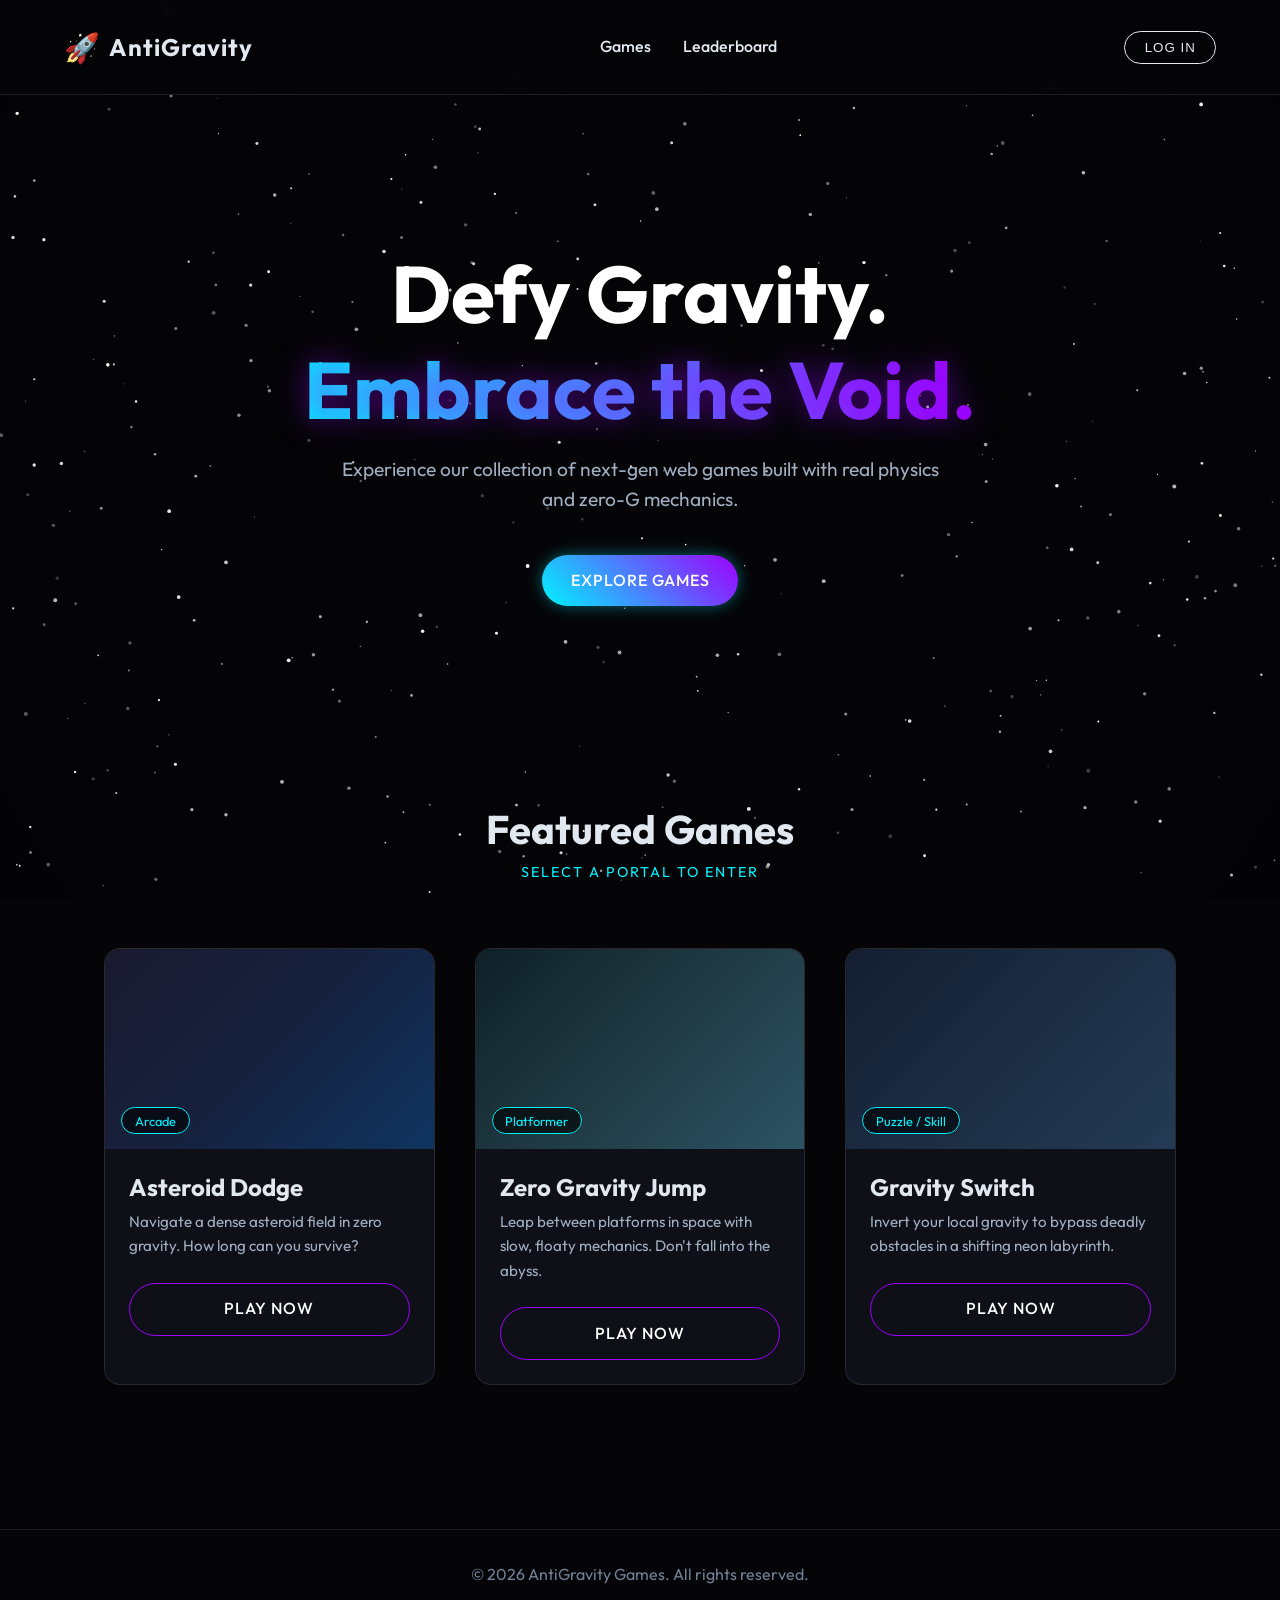
<file: index.html>
<!DOCTYPE html>
<html lang="en">
<head>
    <meta charset="UTF-8">
    <meta name="viewport" content="width=device-width, initial-scale=1.0">
    <title>Antigravity Platform</title>
    <meta name="description" content="A demo web games platform with an antigravity / space theme. Play zero-gravity physics casual games today.">
    <link href="https://fonts.googleapis.com/css2?family=Outfit:wght@300;500;700&display=swap" rel="stylesheet">
    <link rel="stylesheet" href="style.css">
</head>
<body>
    <canvas id="starsCanvas"></canvas>

    <header class="top-nav">
        <div class="logo">
            <span class="logo-icon">🚀</span> AntiGravity
        </div>
        <nav>
            <ul>
                <li><a href="#games">Games</a></li>
                <li><a href="#leaderboard">Leaderboard</a></li>
            </ul>
        </nav>
        <div class="user-controls">
            <button class="btn btn-outline" id="loginBtn">Log In</button>
        </div>
    </header>

    <main>
        <section class="hero">
            <h1>Defy Gravity. <br><span class="text-neon">Embrace the Void.</span></h1>
            <p>Experience our collection of next-gen web games built with real physics and zero-G mechanics.</p>
            <a href="#games" class="btn btn-primary pulse">Explore Games</a>
        </section>

        <section id="games" class="games-section">
            <div class="section-header">
                <h2>Featured Games</h2>
                <p>Select a portal to enter</p>
            </div>
            
            <div class="game-grid">
                <!-- Game 1 -->
                <div class="game-card">
                    <div class="game-thumbnail card-bg-1">
                        <div class="thumbnail-overlay">
                            <span class="category-badge">Arcade</span>
                        </div>
                    </div>
                    <div class="game-info">
                        <h3>Asteroid Dodge</h3>
                        <p>Navigate a dense asteroid field in zero gravity. How long can you survive?</p>
                        <a href="games/asteroid-dodge/index.html" class="btn btn-block btn-secondary">Play Now</a>
                    </div>
                </div>

                <!-- Game 2 -->
                <div class="game-card">
                    <div class="game-thumbnail card-bg-2">
                        <div class="thumbnail-overlay">
                            <span class="category-badge">Platformer</span>
                        </div>
                    </div>
                    <div class="game-info">
                        <h3>Zero Gravity Jump</h3>
                        <p>Leap between platforms in space with slow, floaty mechanics. Don't fall into the abyss.</p>
                        <a href="games/zero-gravity-jump/index.html" class="btn btn-block btn-secondary">Play Now</a>
                    </div>
                </div>

                <!-- Game 3 -->
                <div class="game-card">
                    <div class="game-thumbnail card-bg-3">
                        <div class="thumbnail-overlay">
                            <span class="category-badge">Puzzle / Skill</span>
                        </div>
                    </div>
                    <div class="game-info">
                        <h3>Gravity Switch</h3>
                        <p>Invert your local gravity to bypass deadly obstacles in a shifting neon labyrinth.</p>
                        <a href="games/gravity-switch/index.html" class="btn btn-block btn-secondary">Play Now</a>
                    </div>
                </div>
            </div>
        </section>
    </main>

    <footer>
        <p>&copy; 2026 AntiGravity Games. All rights reserved.</p>
    </footer>

    <script src="main.js"></script>
</body>
</html>
</file>
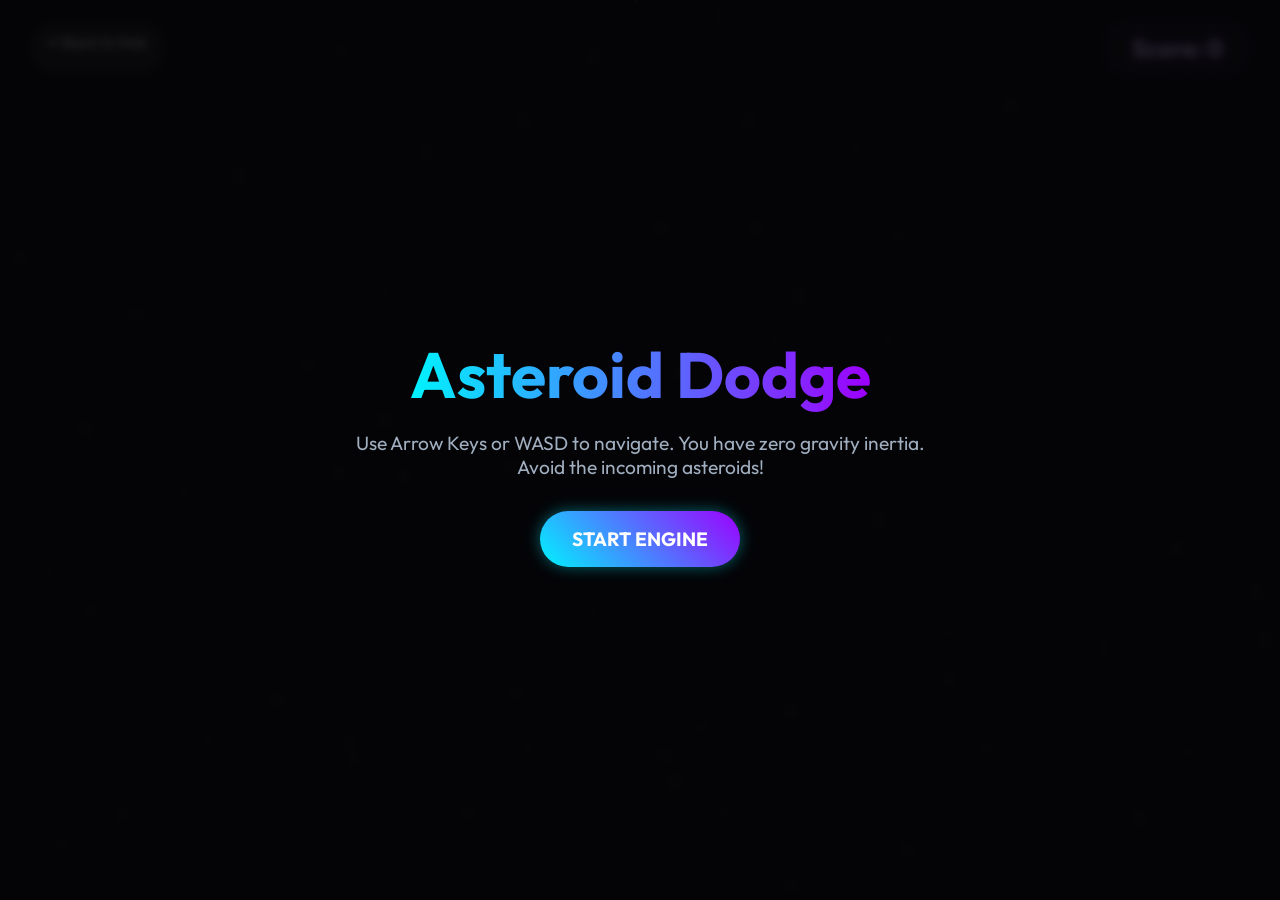
<file: gravity plot/asteroid-dodge/index.html>
<!DOCTYPE html>
<html lang="en">
<head>
    <meta charset="UTF-8">
    <meta name="viewport" content="width=device-width, initial-scale=1.0">
    <title>Asteroid Dodge - Antigravity</title>
    <link href="https://fonts.googleapis.com/css2?family=Outfit:wght@300;500;700&display=swap" rel="stylesheet">
    <link rel="stylesheet" href="style.css">
</head>
<body>
    <div class="ui-container">
        <div class="top-bar">
            <a href="../../index.html" class="btn-back">← Back to Hub</a>
            <div class="score-display">Score: <span id="scoreVal">0</span></div>
        </div>

        <div id="startScreen" class="overlay-screen">
            <h1>Asteroid Dodge</h1>
            <p>Use Arrow Keys or WASD to navigate. You have zero gravity inertia.<br>Avoid the incoming asteroids!</p>
            <button id="startBtn" class="btn btn-primary pulse">Start Engine</button>
        </div>

        <div id="gameOverScreen" class="overlay-screen hidden">
            <h1>Ship Destroyed!</h1>
            <p>Final Score: <span id="finalScoreVal">0</span></p>
            <button id="restartBtn" class="btn btn-primary">Play Again</button>
        </div>
    </div>

    <canvas id="gameCanvas"></canvas>
    
    <script src="script.js"></script>
</body>
</html>
</file>
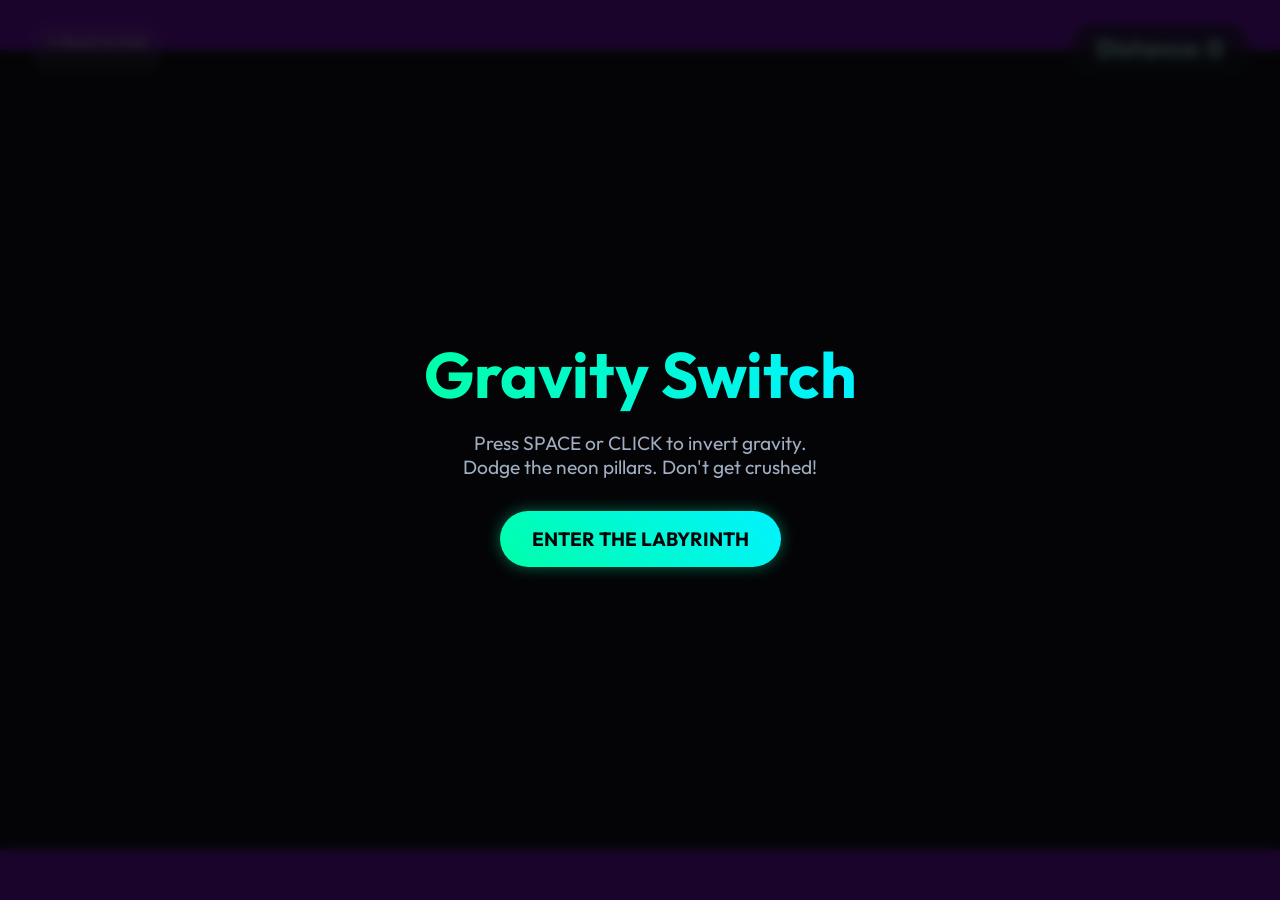
<file: gravity plot/gravity-switch/index.html>
<!DOCTYPE html>
<html lang="en">
<head>
    <meta charset="UTF-8">
    <meta name="viewport" content="width=device-width, initial-scale=1.0">
    <title>Gravity Switch - Antigravity</title>
    <link href="https://fonts.googleapis.com/css2?family=Outfit:wght@300;500;700&display=swap" rel="stylesheet">
    <link rel="stylesheet" href="style.css">
</head>
<body>
    <div class="ui-container">
        <div class="top-bar">
            <a href="../../index.html" class="btn-back">← Back to Hub</a>
            <div class="score-display">Distance: <span id="scoreVal">0</span></div>
        </div>

        <div id="startScreen" class="overlay-screen">
            <h1>Gravity Switch</h1>
            <p>Press SPACE or CLICK to invert gravity. <br>Dodge the neon pillars. Don't get crushed!</p>
            <button id="startBtn" class="btn btn-primary pulse">Enter the Labyrinth</button>
        </div>

        <div id="gameOverScreen" class="overlay-screen hidden">
            <h1>Critical Failure</h1>
            <p>Distance Traveled: <span id="finalScoreVal">0</span></p>
            <button id="restartBtn" class="btn btn-primary">Try Again</button>
        </div>
    </div>

    <canvas id="gameCanvas"></canvas>
    
    <script src="script.js"></script>
</body>
</html>
</file>
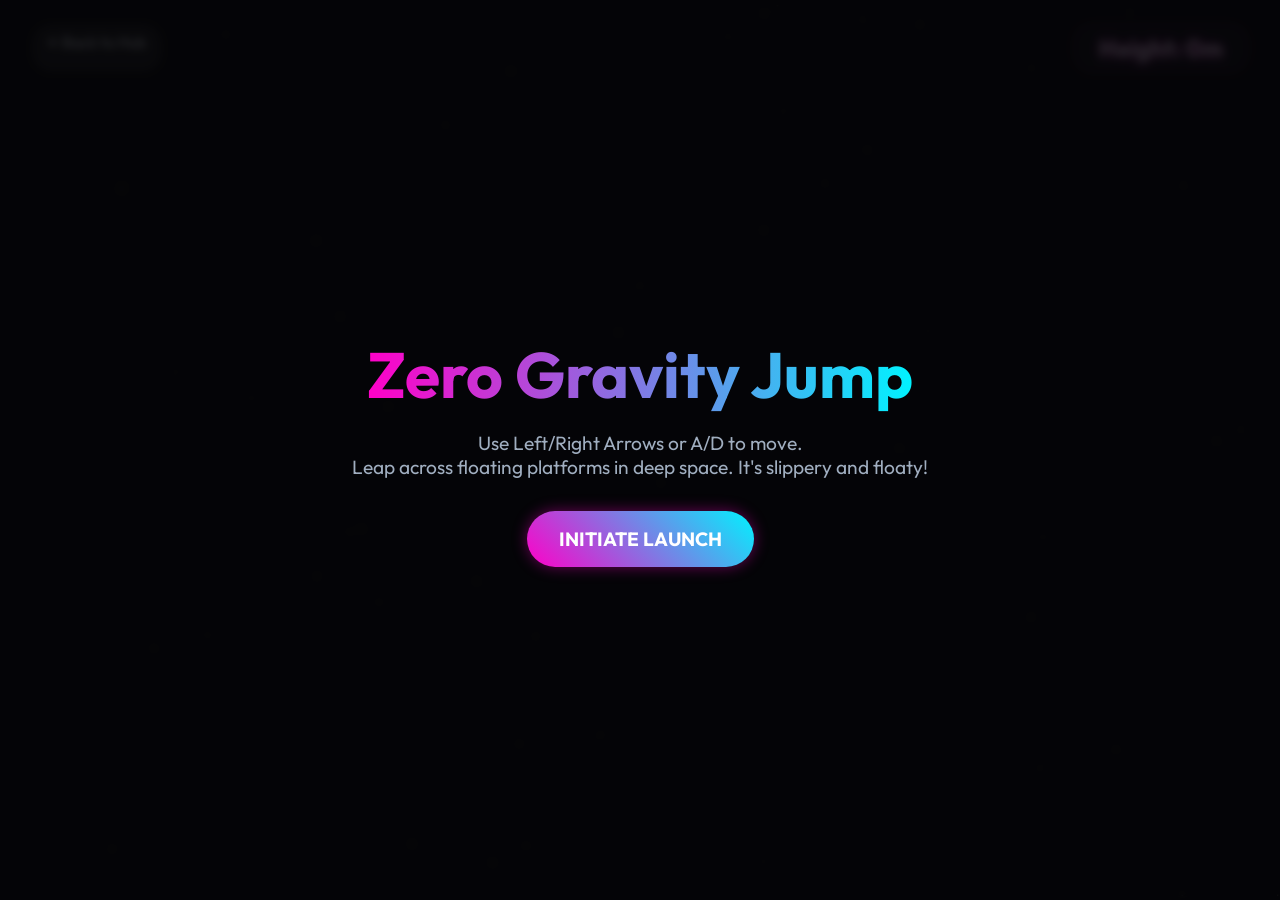
<file: gravity plot/zero-gravity-jump/index.html>
<!DOCTYPE html>
<html lang="en">
<head>
    <meta charset="UTF-8">
    <meta name="viewport" content="width=device-width, initial-scale=1.0">
    <title>Zero Gravity Jump - Antigravity</title>
    <link href="https://fonts.googleapis.com/css2?family=Outfit:wght@300;500;700&display=swap" rel="stylesheet">
    <link rel="stylesheet" href="style.css">
</head>
<body>
    <div class="ui-container">
        <div class="top-bar">
            <a href="../../index.html" class="btn-back">← Back to Hub</a>
            <div class="score-display">Height: <span id="scoreVal">0</span>m</div>
        </div>

        <div id="startScreen" class="overlay-screen">
            <h1>Zero Gravity Jump</h1>
            <p>Use Left/Right Arrows or A/D to move. <br>Leap across floating platforms in deep space. It's slippery and floaty!</p>
            <button id="startBtn" class="btn btn-primary pulse">Initiate Launch</button>
        </div>

        <div id="gameOverScreen" class="overlay-screen hidden">
            <h1>Lost in Space...</h1>
            <p>Max Height: <span id="finalScoreVal">0</span>m</p>
            <button id="restartBtn" class="btn btn-primary">Jump Again</button>
        </div>
    </div>

    <canvas id="gameCanvas"></canvas>
    
    <script src="script.js"></script>
</body>
</html>
</file>
<file: style.css>
:root {
    --bg-color: #050508;
    --text-color: #e2e8f0;
    --neon-blue: #00f3ff;
    --neon-purple: #9d00ff;
    --neon-pink: #ff00c8;
    --font-heading: 'Outfit', sans-serif;
    --font-body: 'Outfit', sans-serif;
    --card-bg: rgba(20, 20, 30, 0.7);
    --border-color: rgba(255, 255, 255, 0.1);
}

* {
    margin: 0;
    padding: 0;
    box-sizing: border-box;
}

body {
    background-color: var(--bg-color);
    color: var(--text-color);
    font-family: var(--font-body);
    overflow-x: hidden;
    line-height: 1.6;
}

/* Background Canvas */
#starsCanvas {
    position: fixed;
    top: 0;
    left: 0;
    width: 100vw;
    height: 100vh;
    z-index: -1;
    pointer-events: none;
}

/* Typography */
h1, h2, h3 {
    font-family: var(--font-heading);
    font-weight: 700;
    line-height: 1.2;
}

h1 {
    font-size: clamp(3rem, 8vw, 5rem);
    margin-bottom: 1rem;
    color: #fff;
}

.text-neon {
    background: linear-gradient(90deg, var(--neon-blue), var(--neon-purple));
    -webkit-background-clip: text;
    -webkit-text-fill-color: transparent;
    text-shadow: 0 0 30px rgba(157, 0, 255, 0.5);
}

h2 {
    font-size: 2.5rem;
    margin-bottom: 0.5rem;
}

/* Header & Nav */
.top-nav {
    display: flex;
    justify-content: space-between;
    align-items: center;
    padding: 1.5rem 5%;
    background: rgba(5, 5, 8, 0.8);
    backdrop-filter: blur(10px);
    position: sticky;
    top: 0;
    z-index: 100;
    border-bottom: 1px solid var(--border-color);
}

.logo {
    font-size: 1.5rem;
    font-weight: 700;
    letter-spacing: 1px;
    display: flex;
    align-items: center;
    gap: 0.5rem;
}

.logo-icon {
    font-size: 1.8rem;
    animation: float 3s ease-in-out infinite;
}

nav ul {
    list-style: none;
    display: flex;
    gap: 2rem;
}

nav a {
    color: var(--text-color);
    text-decoration: none;
    font-weight: 500;
    transition: color 0.3s;
}

nav a:hover {
    color: var(--neon-blue);
}

/* Buttons */
.btn {
    display: inline-block;
    padding: 0.8rem 1.8rem;
    border-radius: 30px;
    font-weight: 500;
    text-transform: uppercase;
    letter-spacing: 1px;
    cursor: pointer;
    text-decoration: none;
    transition: all 0.3s ease;
    border: none;
}

.btn-primary {
    background: linear-gradient(45deg, var(--neon-blue), var(--neon-purple));
    color: #fff;
    box-shadow: 0 0 15px rgba(0, 243, 255, 0.4);
}

.btn-primary:hover {
    box-shadow: 0 0 25px rgba(0, 243, 255, 0.7);
    transform: translateY(-2px);
}

.btn-secondary {
    background: transparent;
    border: 1px solid var(--neon-purple);
    color: #fff;
}

.btn-secondary:hover {
    background: rgba(157, 0, 255, 0.2);
    box-shadow: 0 0 15px rgba(157, 0, 255, 0.4);
}

.btn-outline {
    background: transparent;
    border: 1px solid var(--text-color);
    color: var(--text-color);
    padding: 0.5rem 1.2rem;
}

.btn-outline:hover {
    background: var(--text-color);
    color: var(--bg-color);
}

.btn-block {
    display: block;
    text-align: center;
    width: 100%;
}

/* Animations */
@keyframes float {
    0%, 100% { transform: translateY(0); }
    50% { transform: translateY(-8px); }
}

.pulse {
    animation: pulseGlow 2s infinite;
}

@keyframes pulseGlow {
    0% { box-shadow: 0 0 15px rgba(0, 243, 255, 0.4); }
    50% { box-shadow: 0 0 25px rgba(0, 243, 255, 0.8); }
    100% { box-shadow: 0 0 15px rgba(0, 243, 255, 0.4); }
}

/* Hero Section */
.hero {
    text-align: center;
    padding: 8rem 5% 6rem;
    min-height: 70vh;
    display: flex;
    flex-direction: column;
    justify-content: center;
    align-items: center;
}

.hero p {
    font-size: 1.2rem;
    max-width: 600px;
    margin: 0 auto 2.5rem;
    color: #a0aec0;
}

/* Games Section */
.games-section {
    padding: 5rem 5%;
    max-width: 1200px;
    margin: 0 auto;
}

.section-header {
    text-align: center;
    margin-bottom: 4rem;
}

.section-header p {
    color: var(--neon-blue);
    text-transform: uppercase;
    letter-spacing: 2px;
    font-size: 0.9rem;
}

.game-grid {
    display: grid;
    grid-template-columns: repeat(auto-fit, minmax(300px, 1fr));
    gap: 2.5rem;
}

.game-card {
    background: var(--card-bg);
    border: 1px solid var(--border-color);
    border-radius: 16px;
    overflow: hidden;
    transition: transform 0.4s ease, box-shadow 0.4s ease;
    backdrop-filter: blur(5px);
}

.game-card:hover {
    transform: translateY(-10px);
    box-shadow: 0 10px 30px rgba(0, 0, 0, 0.5), 0 0 15px rgba(157, 0, 255, 0.3);
    border-color: rgba(157, 0, 255, 0.5);
}

.game-thumbnail {
    height: 200px;
    position: relative;
    background-size: cover;
    background-position: center;
    display: flex;
    align-items: flex-end;
    padding: 1rem;
}

/* Temporary gradient backgrounds before we add images */
.card-bg-1 { background: linear-gradient(135deg, #1a1a2e, #16213e, #0f3460); }
.card-bg-2 { background: linear-gradient(135deg, #0f2027, #203a43, #2c5364); }
.card-bg-3 { background: linear-gradient(135deg, #141e30, #243b55); }

.category-badge {
    background: rgba(0, 0, 0, 0.6);
    border: 1px solid var(--neon-blue);
    color: var(--neon-blue);
    padding: 0.3rem 0.8rem;
    border-radius: 20px;
    font-size: 0.8rem;
    backdrop-filter: blur(4px);
}

.game-info {
    padding: 1.5rem;
}

.game-info h3 {
    font-size: 1.5rem;
    margin-bottom: 0.5rem;
}

.game-info p {
    color: #a0aec0;
    font-size: 0.95rem;
    margin-bottom: 1.5rem;
    min-height: 3em;
}

/* Footer */
footer {
    text-align: center;
    padding: 2rem;
    border-top: 1px solid var(--border-color);
    margin-top: 4rem;
    color: #718096;
}

/* Responsive */
@media (max-width: 768px) {
    nav { display: none; }
    .hero { padding: 5rem 5% 4rem; }
    h1 { font-size: 2.5rem; }
}
</file>
<file: gravity plot/asteroid-dodge/style.css>
:root {
    --neon-blue: #00f3ff;
    --neon-purple: #9d00ff;
    --bg-color: #050508;
    --text-color: #e2e8f0;
}

* { margin: 0; padding: 0; box-sizing: border-box; }

body {
    background-color: var(--bg-color);
    color: var(--text-color);
    font-family: 'Outfit', sans-serif;
    overflow: hidden;
    touch-action: none; /* Prevent scroll on mobile */
}

/* UI Overlay */
.ui-container {
    position: absolute;
    top: 0;
    left: 0;
    width: 100%;
    height: 100%;
    pointer-events: none; /* Let clicks pass to canvas */
    z-index: 10;
    display: flex;
    flex-direction: column;
}

.top-bar {
    display: flex;
    justify-content: space-between;
    padding: 1.5rem 2rem;
    pointer-events: auto;
}

.btn-back {
    color: var(--text-color);
    text-decoration: none;
    font-weight: 500;
    background: rgba(255, 255, 255, 0.1);
    padding: 0.5rem 1rem;
    border-radius: 20px;
    backdrop-filter: blur(5px);
    transition: all 0.3s;
}

.btn-back:hover {
    background: rgba(255, 255, 255, 0.2);
    color: var(--neon-blue);
    box-shadow: 0 0 10px var(--neon-blue);
}

.score-display {
    font-size: 1.5rem;
    font-weight: 700;
    text-shadow: 0 0 10px var(--neon-purple);
    background: rgba(20, 20, 30, 0.7);
    padding: 0.5rem 1.5rem;
    border-radius: 20px;
    border: 1px solid rgba(157, 0, 255, 0.3);
}

/* Screens */
.overlay-screen {
    position: absolute;
    top: 0;
    left: 0;
    width: 100%;
    height: 100%;
    background: rgba(5, 5, 8, 0.85);
    backdrop-filter: blur(4px);
    display: flex;
    flex-direction: column;
    justify-content: center;
    align-items: center;
    pointer-events: auto;
    text-align: center;
    z-index: 20;
}

.hidden {
    display: none !important;
}

.overlay-screen h1 {
    font-size: 4rem;
    margin-bottom: 1rem;
    background: linear-gradient(90deg, var(--neon-blue), var(--neon-purple));
    -webkit-background-clip: text;
    -webkit-text-fill-color: transparent;
}

.overlay-screen p {
    font-size: 1.2rem;
    margin-bottom: 2rem;
    color: #a0aec0;
    max-width: 600px;
}

/* Button */
.btn {
    padding: 1rem 2rem;
    border-radius: 30px;
    font-size: 1.2rem;
    font-weight: 700;
    text-transform: uppercase;
    cursor: pointer;
    border: none;
    font-family: inherit;
    transition: all 0.3s;
}

.btn-primary {
    background: linear-gradient(45deg, var(--neon-blue), var(--neon-purple));
    color: white;
    box-shadow: 0 0 15px rgba(0, 243, 255, 0.4);
}

.btn-primary:hover {
    transform: scale(1.05);
    box-shadow: 0 0 25px rgba(0, 243, 255, 0.8);
}

.pulse {
    animation: pulseGlow 2s infinite;
}

@keyframes pulseGlow {
    0% { box-shadow: 0 0 15px rgba(0, 243, 255, 0.4); }
    50% { box-shadow: 0 0 25px rgba(157, 0, 255, 0.8); }
    100% { box-shadow: 0 0 15px rgba(0, 243, 255, 0.4); }
}

/* Canvas */
canvas {
    display: block;
    width: 100vw;
    height: 100vh;
}
</file>
<file: gravity plot/gravity-switch/style.css>
:root {
    --neon-blue: #00f3ff;
    --neon-purple: #9d00ff;
    --neon-green: #00ffaa;
    --bg-color: #050508;
    --text-color: #e2e8f0;
}

* { margin: 0; padding: 0; box-sizing: border-box; }

body {
    background-color: var(--bg-color);
    color: var(--text-color);
    font-family: 'Outfit', sans-serif;
    overflow: hidden;
    touch-action: none; 
}

/* UI Overlay - re-using general styling pattern */
.ui-container {
    position: absolute;
    top: 0; left: 0; width: 100%; height: 100%;
    pointer-events: none;
    z-index: 10; display: flex; flex-direction: column;
}

.top-bar {
    display: flex; justify-content: space-between; padding: 1.5rem 2rem; pointer-events: auto;
}

.btn-back {
    color: var(--text-color); text-decoration: none; font-weight: 500;
    background: rgba(255, 255, 255, 0.1); padding: 0.5rem 1rem; border-radius: 20px;
    backdrop-filter: blur(5px); transition: all 0.3s;
}

.btn-back:hover {
    background: rgba(255, 255, 255, 0.2); color: var(--neon-green); box-shadow: 0 0 10px var(--neon-green);
}

.score-display {
    font-size: 1.5rem; font-weight: 700; text-shadow: 0 0 10px var(--neon-green);
    background: rgba(20, 20, 30, 0.7); padding: 0.5rem 1.5rem; border-radius: 20px;
    border: 1px solid rgba(0, 255, 170, 0.3);
}

.overlay-screen {
    position: absolute; top: 0; left: 0; width: 100%; height: 100%;
    background: rgba(5, 5, 8, 0.85); backdrop-filter: blur(4px);
    display: flex; flex-direction: column; justify-content: center; align-items: center;
    pointer-events: auto; text-align: center; z-index: 20;
}

.hidden { display: none !important; }

.overlay-screen h1 {
    font-size: 4rem; margin-bottom: 1rem;
    background: linear-gradient(90deg, var(--neon-green), var(--neon-blue));
    -webkit-background-clip: text; -webkit-text-fill-color: transparent;
}

.overlay-screen p { font-size: 1.2rem; margin-bottom: 2rem; color: #a0aec0; max-width: 600px; }

.btn {
    padding: 1rem 2rem; border-radius: 30px; font-size: 1.2rem; font-weight: 700;
    text-transform: uppercase; cursor: pointer; border: none; font-family: inherit; transition: all 0.3s;
}

.btn-primary {
    background: linear-gradient(45deg, var(--neon-green), var(--neon-blue));
    color: #050508; box-shadow: 0 0 15px rgba(0, 255, 170, 0.4);
}

.btn-primary:hover {
    transform: scale(1.05); box-shadow: 0 0 25px rgba(0, 255, 170, 0.8);
}

.pulse { animation: pulseGlow 2s infinite; }

@keyframes pulseGlow {
    0% { box-shadow: 0 0 15px rgba(0, 255, 170, 0.4); }
    50% { box-shadow: 0 0 25px rgba(0, 243, 255, 0.8); }
    100% { box-shadow: 0 0 15px rgba(0, 255, 170, 0.4); }
}

canvas { display: block; width: 100vw; height: 100vh; }
</file>
<file: gravity plot/zero-gravity-jump/style.css>
:root {
    --neon-blue: #00f3ff;
    --neon-purple: #9d00ff;
    --neon-pink: #ff00c8;
    --bg-color: #050508;
    --text-color: #e2e8f0;
}

* { margin: 0; padding: 0; box-sizing: border-box; }

body {
    background-color: var(--bg-color);
    color: var(--text-color);
    font-family: 'Outfit', sans-serif;
    overflow: hidden;
    touch-action: none; 
}

/* UI Overlay - re-using general styling pattern */
.ui-container {
    position: absolute;
    top: 0; left: 0; width: 100%; height: 100%;
    pointer-events: none;
    z-index: 10; display: flex; flex-direction: column;
}

.top-bar {
    display: flex; justify-content: space-between; padding: 1.5rem 2rem; pointer-events: auto;
}

.btn-back {
    color: var(--text-color); text-decoration: none; font-weight: 500;
    background: rgba(255, 255, 255, 0.1); padding: 0.5rem 1rem; border-radius: 20px;
    backdrop-filter: blur(5px); transition: all 0.3s;
}

.btn-back:hover {
    background: rgba(255, 255, 255, 0.2); color: var(--neon-blue); box-shadow: 0 0 10px var(--neon-blue);
}

.score-display {
    font-size: 1.5rem; font-weight: 700; text-shadow: 0 0 10px var(--neon-pink);
    background: rgba(20, 20, 30, 0.7); padding: 0.5rem 1.5rem; border-radius: 20px;
    border: 1px solid rgba(255, 0, 200, 0.3);
}

.overlay-screen {
    position: absolute; top: 0; left: 0; width: 100%; height: 100%;
    background: rgba(5, 5, 8, 0.85); backdrop-filter: blur(4px);
    display: flex; flex-direction: column; justify-content: center; align-items: center;
    pointer-events: auto; text-align: center; z-index: 20;
}

.hidden { display: none !important; }

.overlay-screen h1 {
    font-size: 4rem; margin-bottom: 1rem;
    background: linear-gradient(90deg, var(--neon-pink), var(--neon-blue));
    -webkit-background-clip: text; -webkit-text-fill-color: transparent;
}

.overlay-screen p { font-size: 1.2rem; margin-bottom: 2rem; color: #a0aec0; max-width: 600px; }

.btn {
    padding: 1rem 2rem; border-radius: 30px; font-size: 1.2rem; font-weight: 700;
    text-transform: uppercase; cursor: pointer; border: none; font-family: inherit; transition: all 0.3s;
}

.btn-primary {
    background: linear-gradient(45deg, var(--neon-pink), var(--neon-blue));
    color: white; box-shadow: 0 0 15px rgba(255, 0, 200, 0.4);
}

.btn-primary:hover {
    transform: scale(1.05); box-shadow: 0 0 25px rgba(255, 0, 200, 0.8);
}

.pulse { animation: pulseGlow 2s infinite; }

@keyframes pulseGlow {
    0% { box-shadow: 0 0 15px rgba(255, 0, 200, 0.4); }
    50% { box-shadow: 0 0 25px rgba(0, 243, 255, 0.8); }
    100% { box-shadow: 0 0 15px rgba(255, 0, 200, 0.4); }
}

canvas { display: block; width: 100vw; height: 100vh; }
</file>
